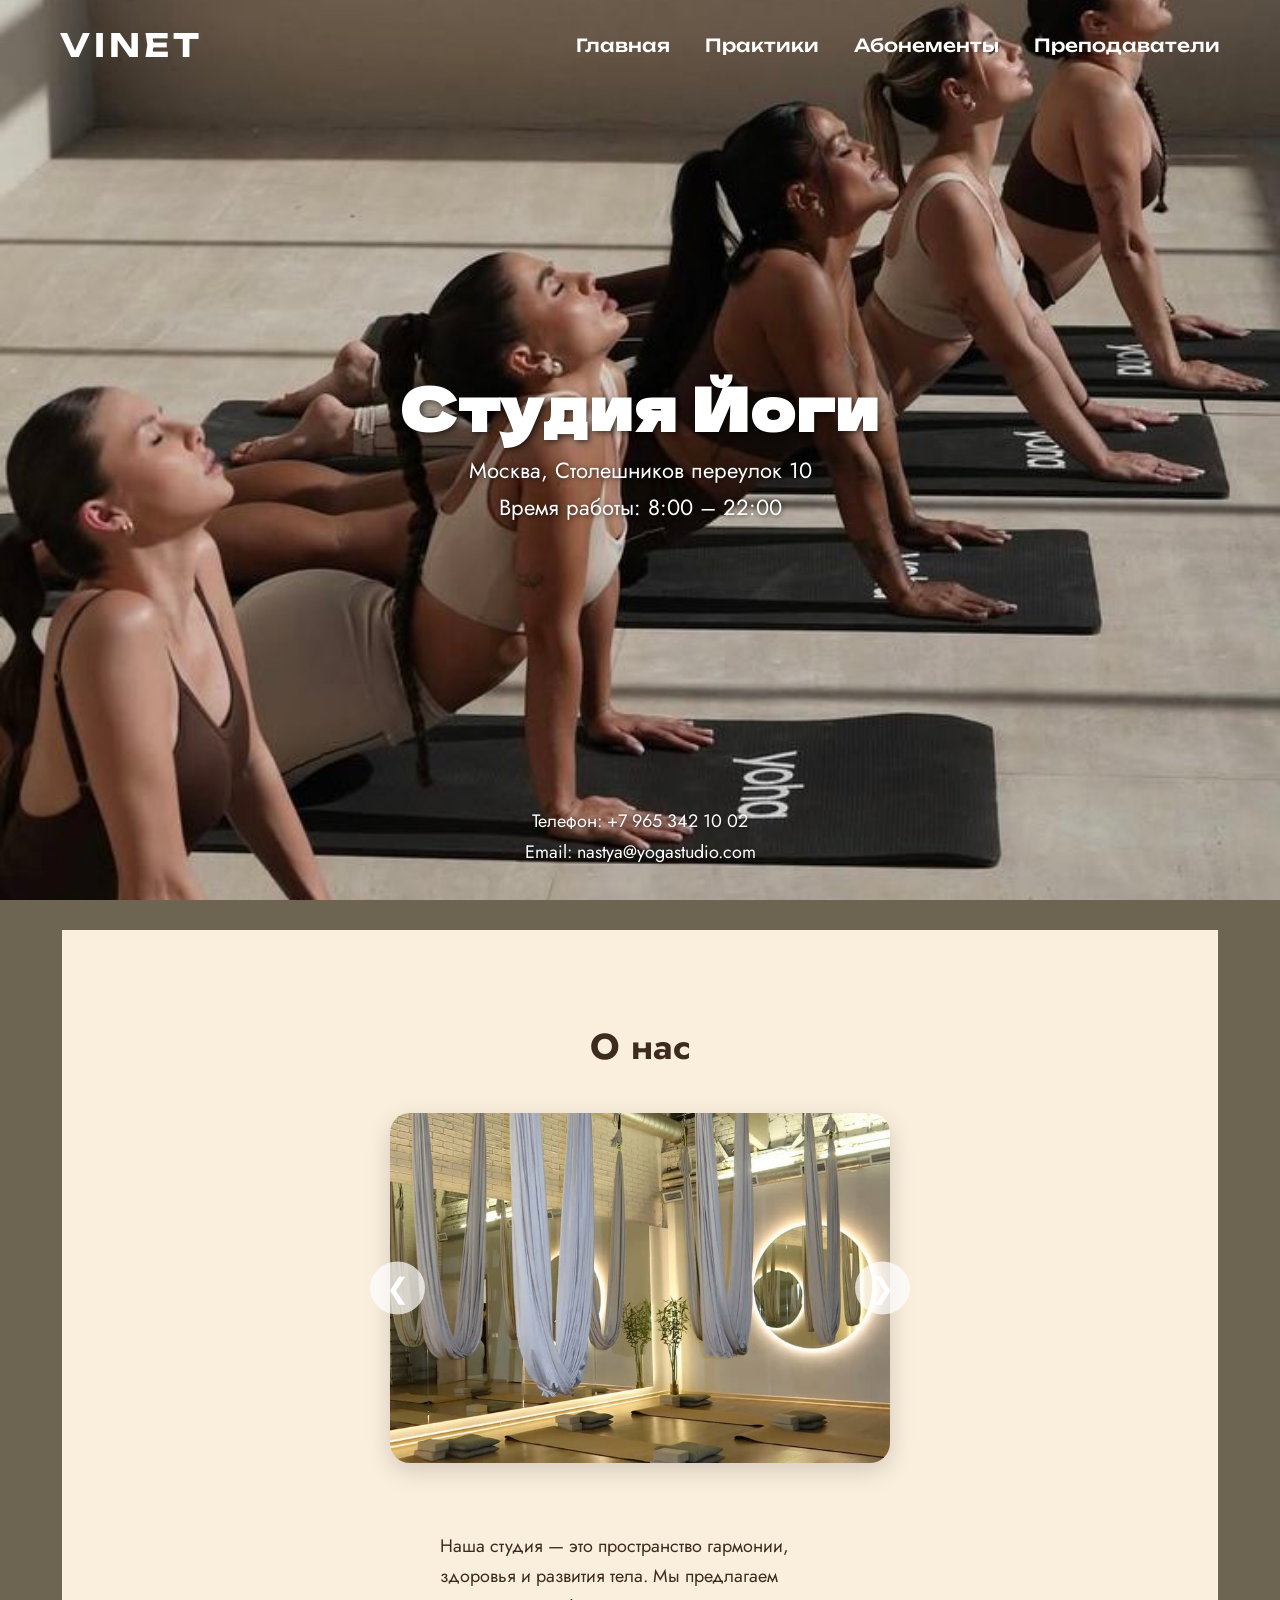
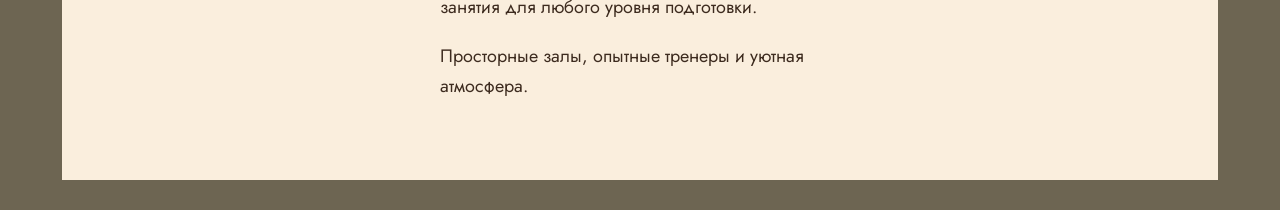
<file: index.html>
<!DOCTYPE html>
<html lang="ru">

<head>
    <meta charset="UTF-8">
    <meta name="viewport" content="width=device-width, initial-scale=1.0">

    <title>VINET Studio</title>

    <link rel="stylesheet" href="style.css">
    <link rel="preconnect" href="https://fonts.googleapis.com">
    <link rel="preconnect" href="https://fonts.gstatic.com" crossorigin>
    <link href="https://fonts.googleapis.com/css2?family=Unbounded:wght@200..900&display=swap" rel="stylesheet">

    <link rel="preconnect" href="https://fonts.googleapis.com">
    <link rel="preconnect" href="https://fonts.gstatic.com" crossorigin>
    <link href="https://fonts.googleapis.com/css2?family=Dela+Gothic+One&family=Pattaya&family=Unbounded:wght@200..900&display=swap" rel="stylesheet">

    <link rel="preconnect" href="https://fonts.googleapis.com">
    <link rel="preconnect" href="https://fonts.gstatic.com" crossorigin>
    <link href="https://fonts.googleapis.com/css2?family=Dela+Gothic+One&family=Jost:ital,wght@0,100..900;1,100..900&family=Pattaya&family=Unbounded:wght@200..900&display=swap" rel="stylesheet">
</head>

<body>

    <!-- HEADER -->
    <header class="header">

        <!-- Логотип -->
        <div class="logo">
            VINET
        </div>

        <!-- Меню -->
        <nav class="nav">
            <a href="index.html">Главная</a>
            <a href="practic.html">Практики</a>
            <a href="tarif.html">Абонементы</a>
            <a href="teachers.html">Преподаватели</a>
        </nav>

    </header>





    <div class="hero">

    <!-- Центральный блок с названием и адресом -->
    <div class="hero-content">
        <h1>Студия Йоги</h1>
        <p>Москва, Столешников переулок 10</p>
        <p>Время работы: 8:00 – 22:00</p>
    </div>

    <!-- Контакты внизу -->
    <div class="contacts">
        <p>Телефон: +7 965 342 10 02</p>
        <p>Email: nastya@yogastudio.com</p>
    </div>
</div>


</body>


<body>
<section class="about">

    <h2>О нас</h2>

    <div class="about-container">

    <!-- Карусель -->
    <div class="slider">

        <button class="prev">&#10094;</button>

        <div class="slides">
            <img src="img/studio.jpg" class="slide active" alt="Студия 1">
            <img src="img/studio1.jpg" class="slide" alt="Студия 2">
            <img src="img/studio3.jpg" class="slide" alt="Студия 3">
        </div>

        <button class="next">&#10095;</button>

    </div>

    <!-- Текст -->
    <div class="about-text">
        <p>
            Наша студия — это пространство гармонии, здоровья и развития тела.
            Мы предлагаем занятия для любого уровня подготовки.
        </p>

        <p>
            Просторные залы, опытные тренеры и уютная атмосфера.
        </p>
    </div>

    </div>

</section>

<script>
    const slides = document.querySelectorAll('.slide');
    const next = document.querySelector('.next');
    const prev = document.querySelector('.prev');

    let index = 0;

    function showSlide(i) {
        slides.forEach(slide => slide.classList.remove('active'));
        slides[i].classList.add('active');
    }

    next.addEventListener('click', () => {
        index++;
        if (index >= slides.length) {
            index = 0;
        }
        showSlide(index);
    });

    prev.addEventListener('click', () => {
        index--;
        if (index < 0) {
            index = slides.length - 1;
        }
        showSlide(index);
    });
</script>
</body>

</html>
</file>
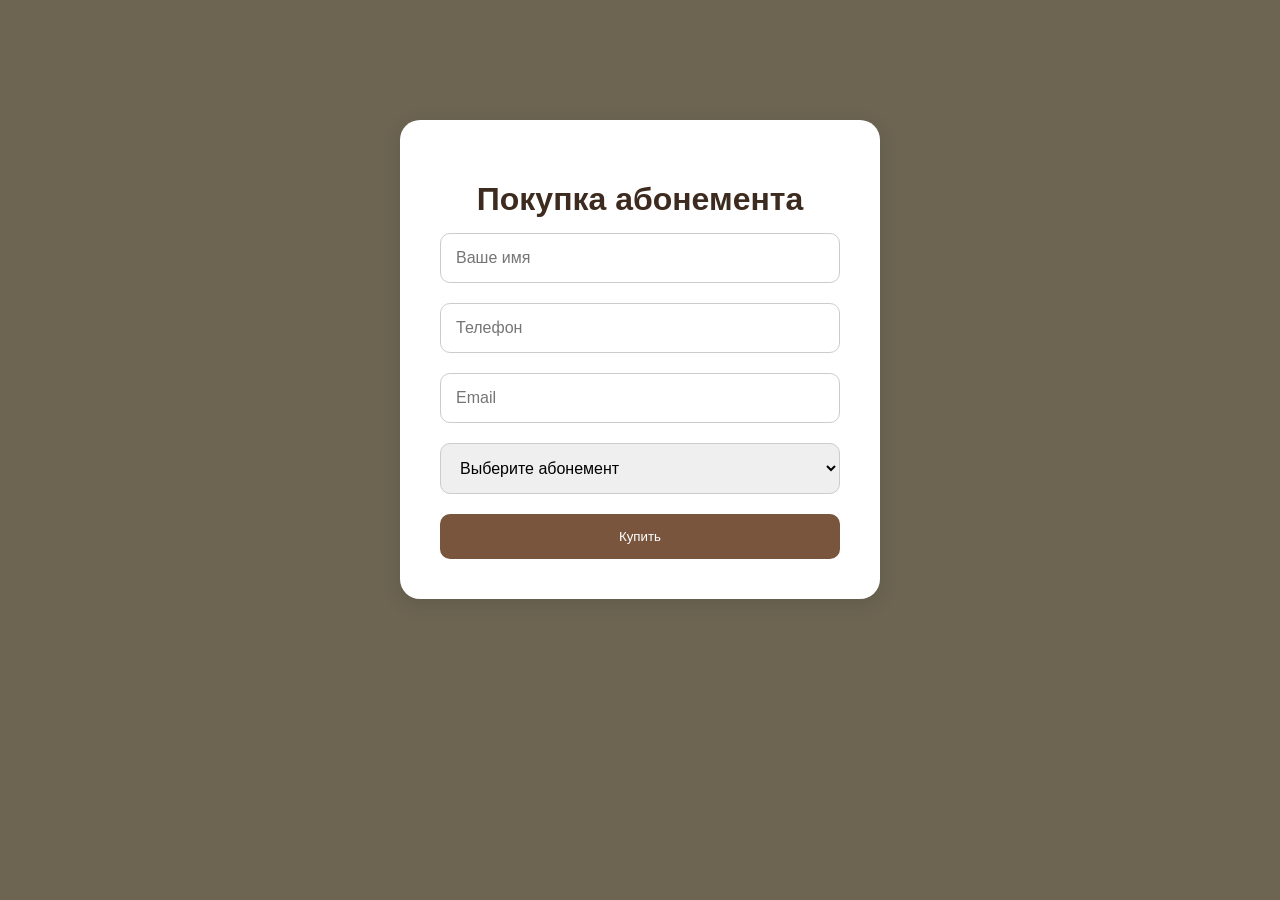
<file: buy.html>
<!DOCTYPE html>
<html lang="ru">
<head>
    <meta charset="UTF-8">
    <title>Покупка абонемента</title>
    <link rel="stylesheet" href="style.css">
</head>
<body>

<div class="form-container">

    <h1>Покупка абонемента</h1>

    <form>

        <input type="text" placeholder="Ваше имя" required>

        <input type="tel" placeholder="Телефон" required>

        <input type="email" placeholder="Email" required>

        <select required>
            <option>Выберите абонемент</option>
            <option>Одно занятие</option>
            <option>8 занятий</option>
            <option>Безлимит</option>
        </select>

        <button type="submit">
            Купить
        </button>

    </form>

</div>

</body>
</html>
</file>
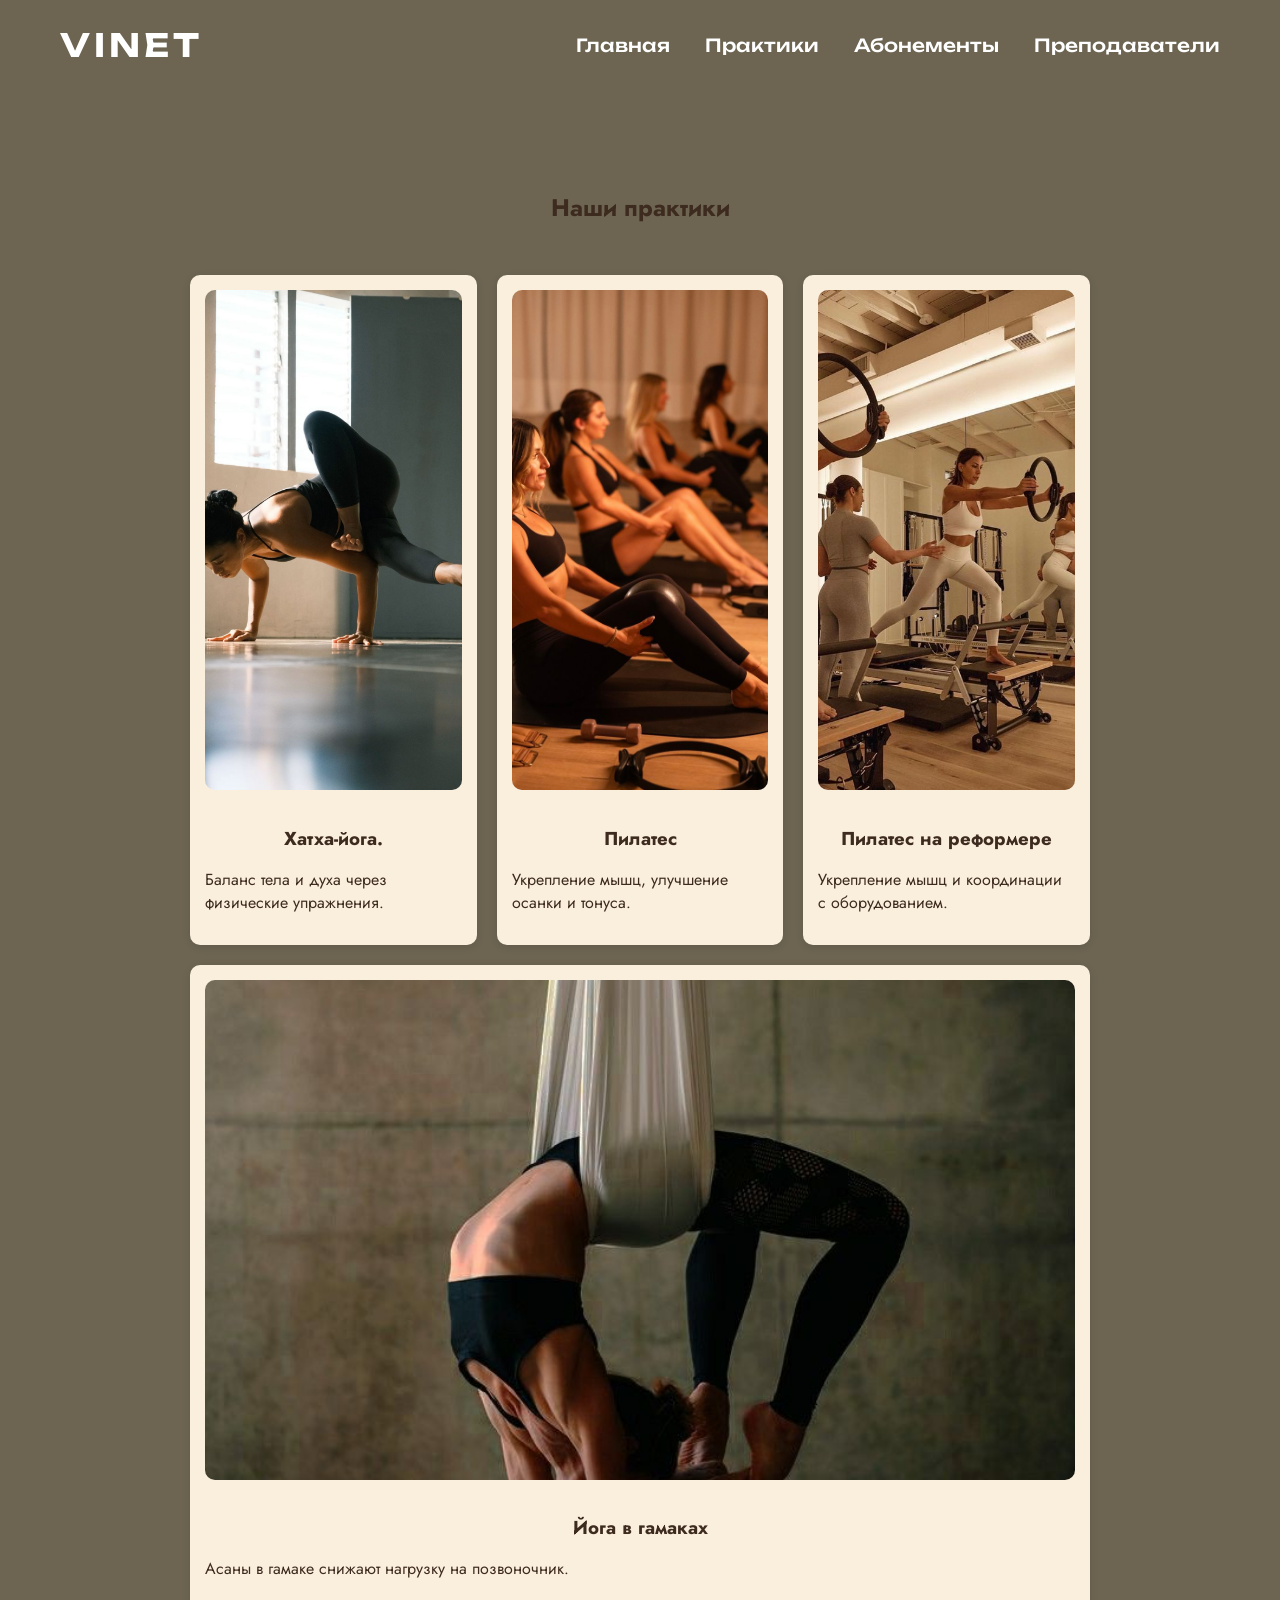
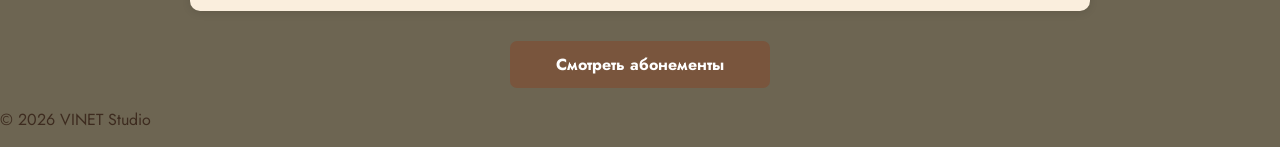
<file: practic.html>
<!DOCTYPE html>
<html lang="ru">

<head>
    <meta charset="UTF-8">
    <meta name="viewport" content="width=device-width, initial-scale=1.0">

    <title>Практики VINET</title>

    <link rel="stylesheet" href="style.css">

    <!-- Шрифт -->
    <link rel="preconnect" href="https://fonts.googleapis.com">
    <link rel="preconnect" href="https://fonts.gstatic.com" crossorigin>
    <link href="https://fonts.googleapis.com/css2?family=Unbounded:wght@200..900&display=swap" rel="stylesheet">

    <link rel="preconnect" href="https://fonts.googleapis.com">
    <link rel="preconnect" href="https://fonts.gstatic.com" crossorigin>
    <link href="https://fonts.googleapis.com/css2?family=Dela+Gothic+One&family=Jost:ital,wght@0,100..900;1,100..900&family=Pattaya&family=Unbounded:wght@200..900&display=swap" rel="stylesheet">
</head>

<body>

    <!-- HEADER -->
    <header class="header">

        <!-- Логотип -->
        <div class="logo">
            VINET
        </div>

        <!-- Меню -->
        <nav class="nav">
            <a href="index.html">Главная</a>
            <a href="practic.html">Практики</a>
            <a href="tarif.html">Абонементы</a>
            <a href="teachers.html">Преподаватели</a>
        </nav>

    </header>

    <!-- Заголовок -->
    <section class="page-title">
        <h1>Наши практики</h1>
    </section>

    <!-- Карточки -->
    <section class="cards">

        <div class="card practice-card">
            <img src="img/haktka.jpg" alt="Хатха-йога">

            <h3>Хатха-йога.</h3>

            <p>
                Баланс тела и духа через физические упражнения.
            </p>
        </div>

        <div class="card practice-card">
            <img src="img/pilates.jpg" alt="Пилатес">

            <h3>Пилатес</h3>

            <p>
                Укрепление мышц, улучшение осанки и тонуса.
            </p>
        </div>

        <div class="card practice-card">
            <img src="img/pilatesreform.jpg" alt="Пилатес на реформере">

            <h3>Пилатес на реформере</h3>

            <p>
                Укрепление мышц и координации с оборудованием.
            </p>
        </div>

        <div class="card practice-card">
            <img src="img/gamak.jpg" alt="Йога в гамаках">

            <h3>Йога в гамаках</h3>

            <p>
                Асаны в гамаке снижают нагрузку на позвоночник.
            </p>
        </div>

    </section>

    <!-- Кнопка -->
    <div class="button-wrapper">
        <a href="tarif.html" class="button">
            Смотреть абонементы
        </a>
    </div>

    <!-- Footer -->
    <footer class="footer">
        <p>© 2026 VINET Studio</p>
    </footer>

</body>

</html>
</file>
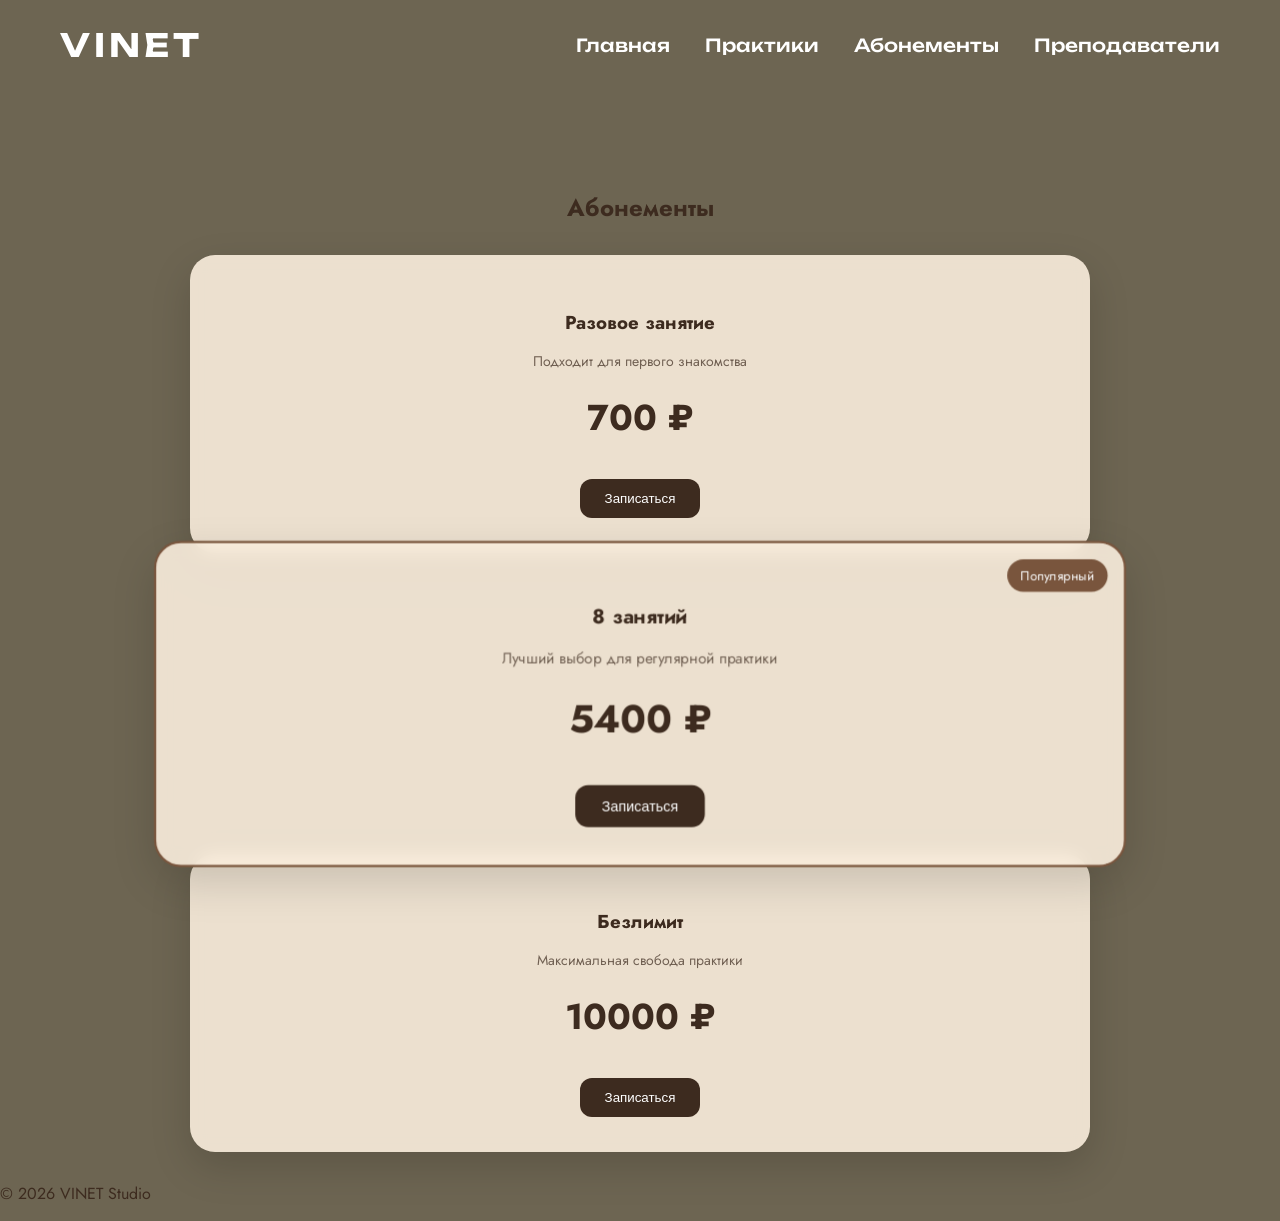
<file: tarif.html>
<!DOCTYPE html>
<html lang="ru">

<head>
    <meta charset="UTF-8">
    <meta name="viewport" content="width=device-width, initial-scale=1.0">
    <title>Абонементы VINET</title>

    <link rel="stylesheet" href="style.css">
    <link rel="preconnect" href="https://fonts.googleapis.com">
    <link rel="preconnect" href="https://fonts.gstatic.com" crossorigin>
    <link href="https://fonts.googleapis.com/css2?family=Unbounded:wght@200..900&display=swap" rel="stylesheet">

    <link rel="preconnect" href="https://fonts.googleapis.com">
    <link rel="preconnect" href="https://fonts.gstatic.com" crossorigin>
    <link href="https://fonts.googleapis.com/css2?family=Dela+Gothic+One&family=Jost:ital,wght@0,100..900;1,100..900&family=Pattaya&family=Unbounded:wght@200..900&display=swap" rel="stylesheet">
</head>

<body>

    <!-- HEADER -->

    <header class="header">

        <div class="logo">
            VINET
        </div>

        <nav class="nav">
            <a href="index.html">Главная</a>
            <a href="practic.html">Практики</a>
            <a href="tarif.html">Абонементы</a>
            <a href="teachers.html">Преподаватели</a>
        </nav>

    </header>

    <!-- ЗАГОЛОВОК -->

    <section class="page-title">

        <h1>Абонементы</h1>

    </section>

    <!-- КАРТОЧКИ -->
    <section class="pricing">

        <div class="price-card">
            <h3>Разовое занятие</h3>
            <p class="desc">Подходит для первого знакомства</p>
            <p class="price">700 ₽</p>
            <button class="buy-btn" onclick="openModal()">Записаться</button>
        </div>

        <div class="price-card popular">
            <div class="badge">Популярный</div>

            <h3>8 занятий</h3>
            <p class="desc">Лучший выбор для регулярной практики</p>
            <p class="price">5400 ₽</p>
            <button class="buy-btn" onclick="openModal()">Записаться</button>
        </div>

        <div class="price-card">
            <h3>Безлимит</h3>
            <p class="desc">Максимальная свобода практики</p>
            <p class="price">10000 ₽</p>
            <button class="buy-btn" onclick="openModal()">Записаться</button>
        </div>

    </section>

    <!-- POPUP -->

    <div id="buyModal" class="modal">

        <div class="modal-content">

            <span class="close" onclick="closeModal()">
                &times;
            </span>

            <h2>Покупка абонемента</h2>

            <form>

                <input type="text" placeholder="Ваше имя" required>

                <input type="tel" placeholder="Телефон" required>

                <input type="email" placeholder="Email" required>

                <select required>

                    <option>Выберите абонемент</option>

                    <option>Одно занятие</option>

                    <option>8 занятий</option>

                    <option>Безлимитный месяц</option>

                </select>

                <button type="submit">
                    Отправить
                </button>

            </form>

        </div>

    </div>

    <!-- FOOTER -->

    <footer>

        <p>© 2026 VINET Studio</p>

    </footer>

    <!-- SCRIPT -->

    <script>

        function openModal() {
            document.getElementById("buyModal").style.display = "block";
        }

        function closeModal() {
            document.getElementById("buyModal").style.display = "none";
        }

        window.onclick = function(event) {

            let modal = document.getElementById("buyModal");

            if(event.target == modal) {
                modal.style.display = "none";
            }
        }

    </script>

</body>

</html>
</file>
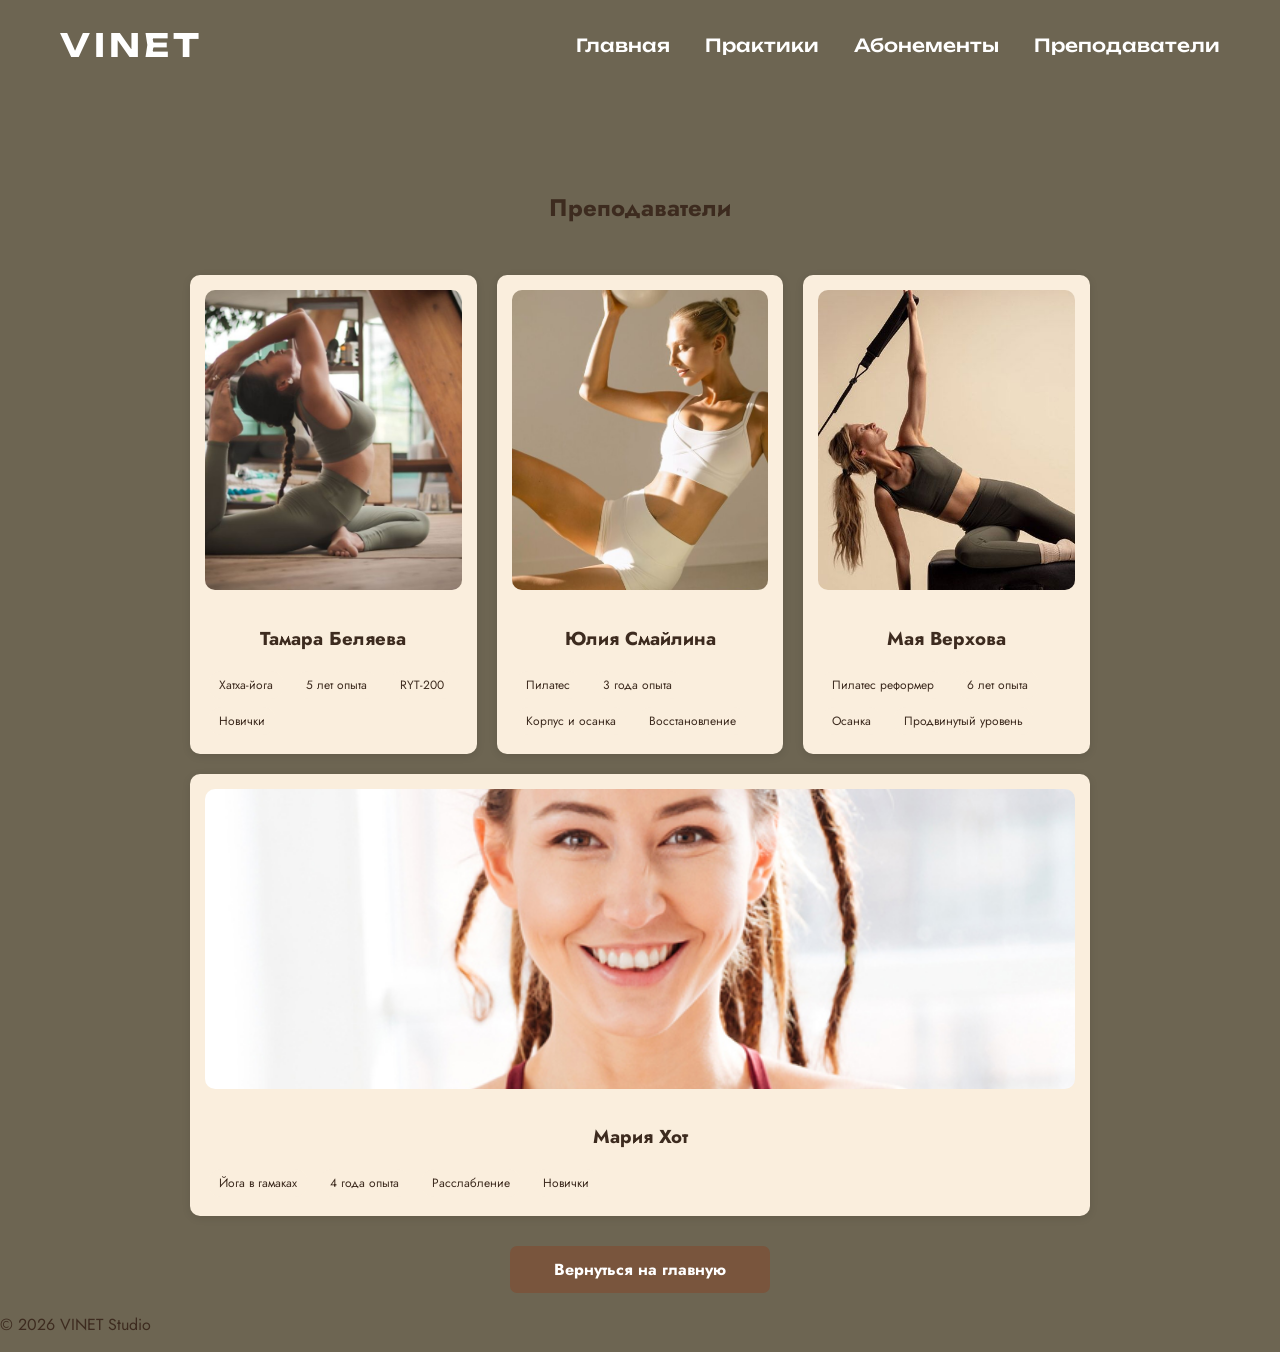
<file: teachers.html>
<!DOCTYPE html>
<html lang="ru">

<head>
    <meta charset="UTF-8">
    <meta name="viewport" content="width=device-width, initial-scale=1.0">

    <title>Преподаватели VINET</title>

    <link rel="stylesheet" href="style.css">

    <!-- Шрифты -->
    <link rel="preconnect" href="https://fonts.googleapis.com">
    <link rel="preconnect" href="https://fonts.gstatic.com" crossorigin>

    <link href="https://fonts.googleapis.com/css2?family=Dela+Gothic+One&family=Jost:ital,wght@0,100..900;1,100..900&family=Pattaya&family=Unbounded:wght@200..900&display=swap" rel="stylesheet">
</head>

<body>

    <!-- HEADER -->
    <header class="header">

        <div class="logo">VINET</div>

        <nav class="nav">
            <a href="index.html">Главная</a>
            <a href="practic.html">Практики</a>
            <a href="tarif.html">Абонементы</a>
            <a href="teachers.html">Преподаватели</a>
        </nav>

    </header>

    <!-- TITLE -->
    <section class="page-title">
        <h1>Преподаватели</h1>
    </section>

    <!-- CARDS -->
    <section class="cards">

        <!-- 1 -->
        <div class="card teacher-card">
            <img src="img/tamara.jpg" alt="Тамара Беляева">
            <h3>Тамара Беляева</h3>

            <div class="tags">
                <span>Хатха-йога</span>
                <span>5 лет опыта</span>
                <span>RYT-200</span>
                <span>Новички</span>
            </div>
        </div>

        <!-- 2 -->
        <div class="card teacher-card">
            <img src="img/julia.jpg" alt="Юлия Смайлина">
            <h3>Юлия Смайлина</h3>

            <div class="tags">
                <span>Пилатес</span>
                <span>3 года опыта</span>
                <span>Корпус и осанка</span>
                <span>Восстановление</span>
            </div>
        </div>

        <!-- 3 -->
        <div class="card teacher-card">
            <img src="img/vaksim.jpg" alt="Мая Верхова">
            <h3>Мая Верхова</h3>

            <div class="tags">
                <span>Пилатес реформер</span>
                <span>6 лет опыта</span>
                <span>Осанка</span>
                <span>Продвинутый уровень</span>
            </div>
        </div>

        <!-- 4 -->
        <div class="card teacher-card">
            <img src="img/maria.jpg" alt="Мария Хот">
            <h3>Мария Хот</h3>

            <div class="tags">
                <span>Йога в гамаках</span>
                <span>4 года опыта</span>
                <span>Расслабление</span>
                <span>Новички</span>
            </div>
        </div>

    </section>

    <!-- BUTTON -->
    <div class="button-wrapper">
        <a href="index.html" class="button">Вернуться на главную</a>
    </div>

    <!-- FOOTER -->
    <footer class="footer">
        <p>© 2026 VINET Studio</p>
    </footer>

</body>

</html>
</file>
<file: style.css>
/* style.css - Универсальный для всех страниц */


/* Общие настройки страницы */
html,
body {
    margin: 0;
    padding: 0;

    background: #6D6552;
    color: #3D2B1F;

    font-family: "Jost", sans-serif;
}


/* Подключённые шрифты (используются ниже):
   Jost → основной текст
   Unbounded → меню и логотип
   Dela Gothic One → главный заголовок
*/


/* Логотип и меню */
.logo,
.nav a {
    font-family: "Unbounded", sans-serif;
}


/* Главный заголовок на главной странице */
.hero-content h1 {
    font-family: "Dela Gothic One", sans-serif;

    font-size: 72px;
    line-height: 1.1;
    letter-spacing: 2px;
}


/* Фон главной страницы */
.hero {
    background: url('img/fon.jpg') no-repeat center center/cover;

    height: 100vh;

    position: relative;

    color: white;

    display: flex;
    flex-direction: column;
    justify-content: center;
    align-items: center;

    text-align: center;
}


/* Header (верхняя панель сайта) */
.header {
    position: absolute;

    top: 0;
    left: 0;

    width: 100%;

    padding: 25px 60px;

    display: flex;
    justify-content: space-between;
    align-items: center;

    box-sizing: border-box;

    z-index: 100;
}


/* Логотип */
.logo {
    color: white;

    font-size: 32px;
    font-weight: bold;

    letter-spacing: 4px;
}

.logo img {
    width: 120px;
}


/* Навигация */
.nav {
    display: flex;

    gap: 35px;
}


/* Ссылки меню */
.nav a {
    color: white;

    text-decoration: none;

    font-size: 18px;
    font-weight: 500;

    position: relative;

    transition: 0.3s;
}


/* Подчёркивание при наведении */
.nav a::after {
    content: "";

    position: absolute;

    left: 0;
    bottom: -6px;

    width: 0%;
    height: 2px;

    background: white;

    transition: 0.3s;
}


/* Hover эффект */
.nav a:hover {
    opacity: 0.8;
}

.nav a:hover::after {
    width: 100%;
}


/* Центральный блок на главной */
.hero-content h1 {
    font-size: 60px;

    margin: 0 0 15px 0;

    text-shadow: 2px 2px 6px rgba(0,0,0,0.6);
}

.hero-content p {
    font-size: 22px;

    margin: 5px 0;

    text-shadow: 1px 1px 5px rgba(0,0,0,0.6);
}


/* Контакты на главной */
.contacts {
    position: absolute;

    bottom: 30px;

    text-align: center;
}

.contacts p {
    margin: 5px 0;

    font-size: 18px;

    text-shadow: 1px 1px 4px rgba(0,0,0,0.6);
}


/* Заголовки страниц */
.page-title {
    padding-top: 140px;
}


/* Общие секции */
section {
    max-width: 900px;
    margin: 30px auto;
    padding: 0 15px;
}


/* Заголовки */
h1, h2, h3 {
    text-align: center;
    margin-bottom: 15px;
}


/* Блок карточек */
.cards {
    display: flex;
    flex-wrap: wrap;
    justify-content: space-around;
    gap: 20px;

    margin-top: 50px;
}


/* Карточки */
.card {
    background: #FAEEDD;

    border-radius: 10px;

    padding: 15px;

    box-shadow: 0 2px 8px rgba(0,0,0,0.1);

    flex: 1 1 250px;

    transition: transform 0.2s, box-shadow 0.2s;
}

.card:hover {
    transform: translateY(-5px);

    box-shadow: 0 4px 12px rgba(0,0,0,0.2);
}


/* Изображения в карточках */
.card img {
    width: 100%;

    border-radius: 10px;

    margin-bottom: 10px;
}


/* Практики (высокие изображения) */
.practice-card img {
    height: 500px;

    object-fit: cover;
}


/* Преподаватели */
.teacher-card img {
    height: 300px;

    object-fit: cover;
}
.tags {
    margin-top: 10px;
}

.tags span {
    display: inline-block;

    background: #FAEEDD;
    color: #3D2B1F;

    padding: 5px 10px;
    margin: 4px;

    border-radius: 12px;

    font-size: 12px;

    transition: 0.2s;
}

.tags span:hover {
    background: #79553D;
    color: white;
}

/* Кнопки */
.button {
    display: block;

    padding: 12px 20px;

    background: #79553D;
    color: white;

    text-align: center;

    border-radius: 7px;

    margin: 20px auto;

    text-decoration: none;

    width: 220px;

    font-weight: bold;

    transition: 0.2s;
}

.button:hover {
    background: #C1876B;

    transform: scale(1.05);
}





/* Форма */
.form-container {
    width: 400px;

    margin: 120px auto;

    background: white;

    padding: 40px;

    border-radius: 20px;

    box-shadow: 0 5px 20px rgba(0,0,0,0.1);
}

form {
    display: flex;

    flex-direction: column;

    gap: 20px;
}

input,
select {
    padding: 15px;

    border: 1px solid #ccc;

    border-radius: 10px;

    font-size: 16px;
}


/* Кнопки формы */
button {
    padding: 15px;

    border: none;

    border-radius: 10px;

    background: #79553D;

    color: white;

    cursor: pointer;

    transition: 0.3s;
}

button:hover {
    background: #C1876B;
}


/* Popup окно */
.modal {
    display: none;

    position: fixed;

    z-index: 999;

    left: 0;
    top: 0;

    width: 100%;
    height: 100%;

    background: rgba(0,0,0,0.7);
}

.modal-content {
    background: white;

    width: 400px;

    margin: 8% auto;

    padding: 40px;

    border-radius: 20px;

    position: relative;

    animation: popup 0.3s ease;
}

@keyframes popup {
    from {
        transform: scale(0.8);
        opacity: 0;
    }

    to {
        transform: scale(1);
        opacity: 1;
    }
}

.close {
    position: absolute;

    right: 20px;
    top: 15px;

    font-size: 30px;

    cursor: pointer;
}


/* Форма внутри модального окна */
.modal form {
    display: flex;

    flex-direction: column;

    gap: 20px;
}

.modal input,
.modal select {
    padding: 15px;

    border-radius: 10px;

    border: 1px solid #ccc;

    font-size: 16px;
}

.modal button {
    padding: 15px;

    border: none;

    border-radius: 10px;

    background: #79553D;

    color: white;

    cursor: pointer;
}


/* About секция */
.about {
    padding: 60px 10%;

    background: #FAEEDD;
}

.about h2 {
    font-size: 36px;

    margin-bottom: 40px;
}

.about-container {
    display: flex;

    align-items: center;
    justify-content: center;

    gap: 50px;

    flex-wrap: wrap;
}


/* Слайдер */
.slider {
    position: relative;

    width: 500px;
    max-width: 100%;
}

.slides {
    overflow: hidden;

    border-radius: 20px;

    box-shadow: 0 8px 25px rgba(0,0,0,0.15);
}

.slide {
    width: 100%;

    display: none;

    height: 350px;

    object-fit: cover;
}

.slide.active {
    display: block;
}


/* Кнопки слайдера */
.prev,
.next {
    position: absolute;

    top: 50%;
    transform: translateY(-50%);

    background: rgba(255,255,255,0.7);

    border: none;

    font-size: 28px;

    padding: 10px 16px;

    border-radius: 50%;

    cursor: pointer;
}

.prev:hover,
.next:hover {
    background: white;
}

.prev {
    left: -20px;
}

.next {
    right: -20px;
}


/* Текст about */
.about-text {
    max-width: 400px;

    font-size: 18px;
    line-height: 1.7;
}}
.pricing {
    display: flex;
    justify-content: center;
    align-items: stretch;

    gap: 30px;

    margin: 60px auto;
    padding: 0 20px;

    max-width: 1100px;
}

.price-card {
    flex: 1;

    background: rgba(250, 238, 221, 0.9);
    backdrop-filter: blur(8px);

    padding: 35px;
    border-radius: 25px;

    text-align: center;

    box-shadow: 0 15px 40px rgba(0,0,0,0.15);

    transition: 0.3s;

    position: relative;
}

.price-card:hover {
    transform: translateY(-12px);
}

.price {
    font-size: 36px;
    font-weight: bold;
    margin: 20px 0;
}

.desc {
    font-size: 14px;
    opacity: 0.7;
}

.buy-btn {
    margin-top: 15px;
    padding: 12px 25px;

    border: none;
    border-radius: 12px;

    background: #3D2B1F;
    color: white;

    cursor: pointer;

    transition: 0.3s;
}

.buy-btn:hover {
    background: #79553D;
    transform: scale(1.05);
}

/* Популярный тариф */
.popular {
    transform: scale(1.08);
    border: 2px solid #79553D;
    z-index: 2;
}

.popular:hover {
    transform: scale(1.12);
}

/* бейдж */
.badge {
    position: absolute;
    top: 15px;
    right: 15px;

    background: #79553D;
    color: white;

    padding: 6px 12px;

    font-size: 12px;

    border-radius: 20px;
}
@media (max-width: 900px) {
    .pricing {
        flex-direction: column;
        align-items: center;
    }

    .price-card {
        width: 90%;
    }

    .popular {
        transform: scale(1);
    }
}
</file>
